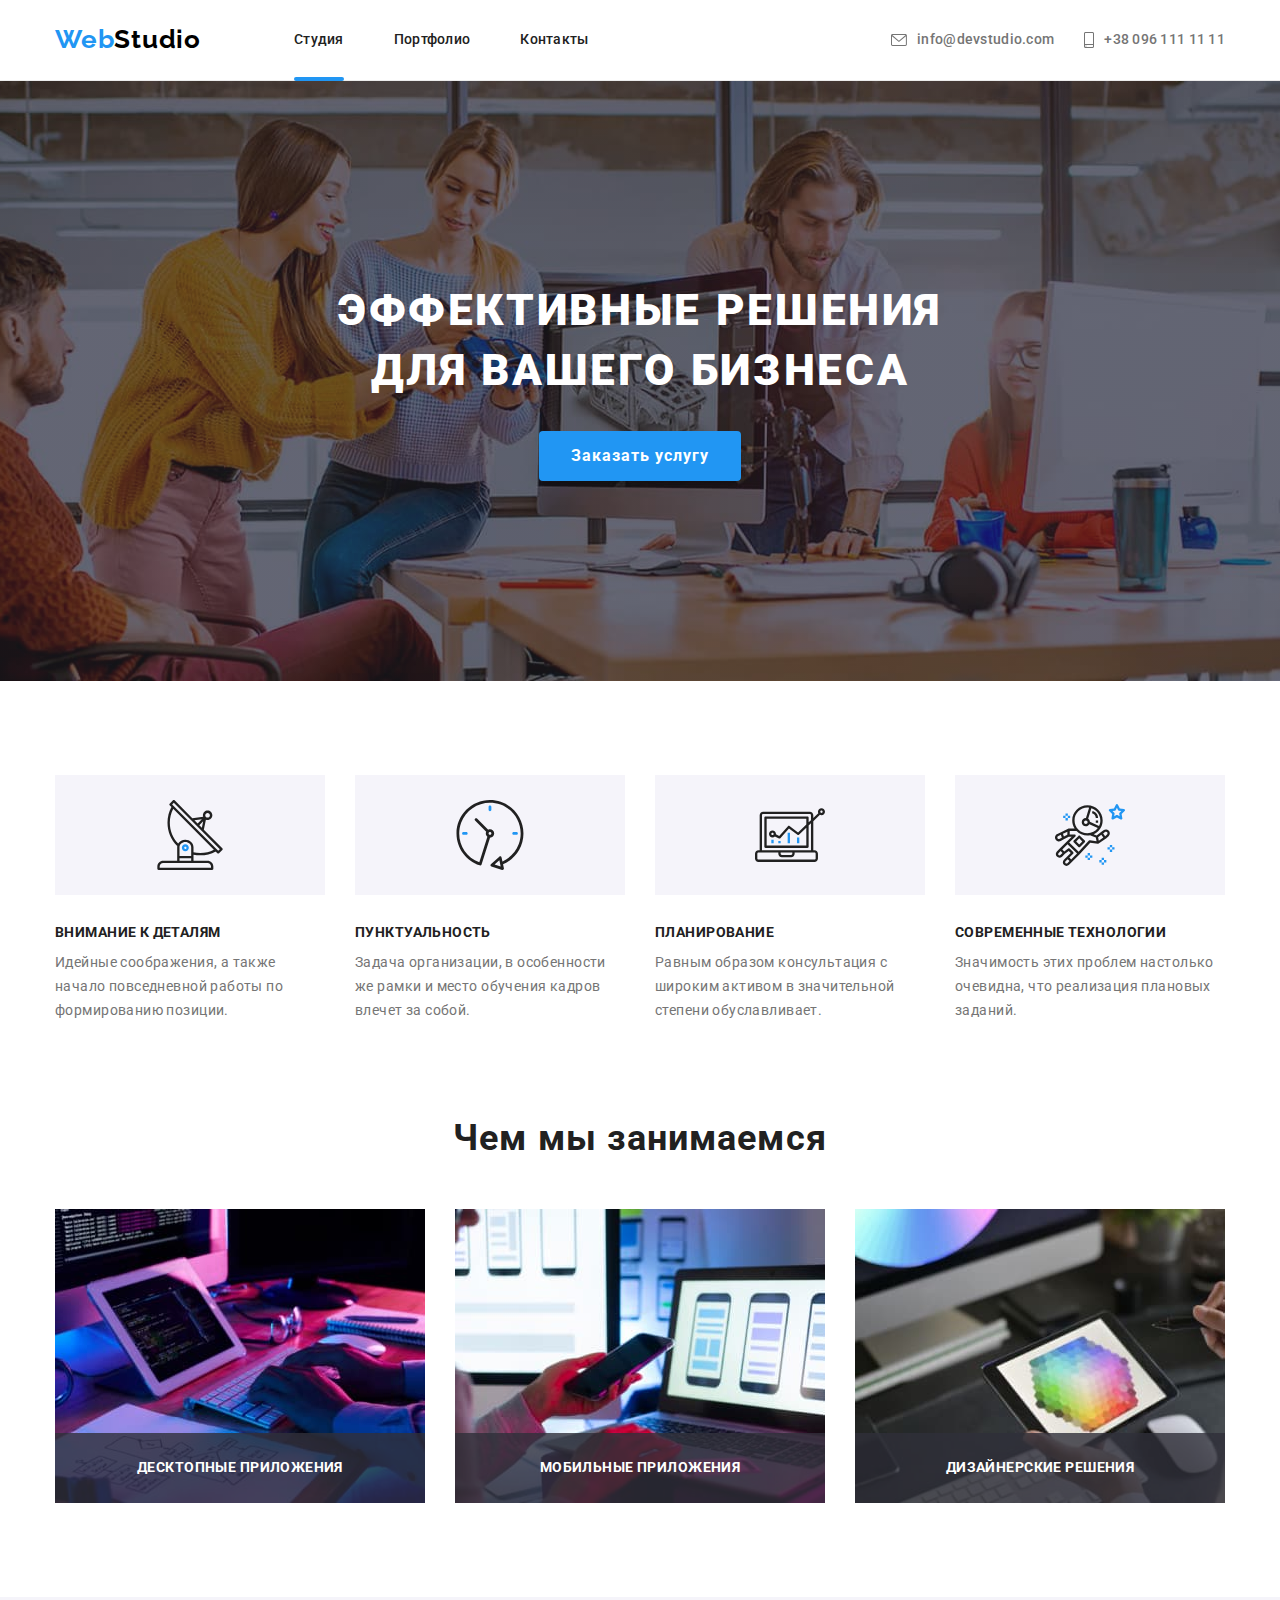
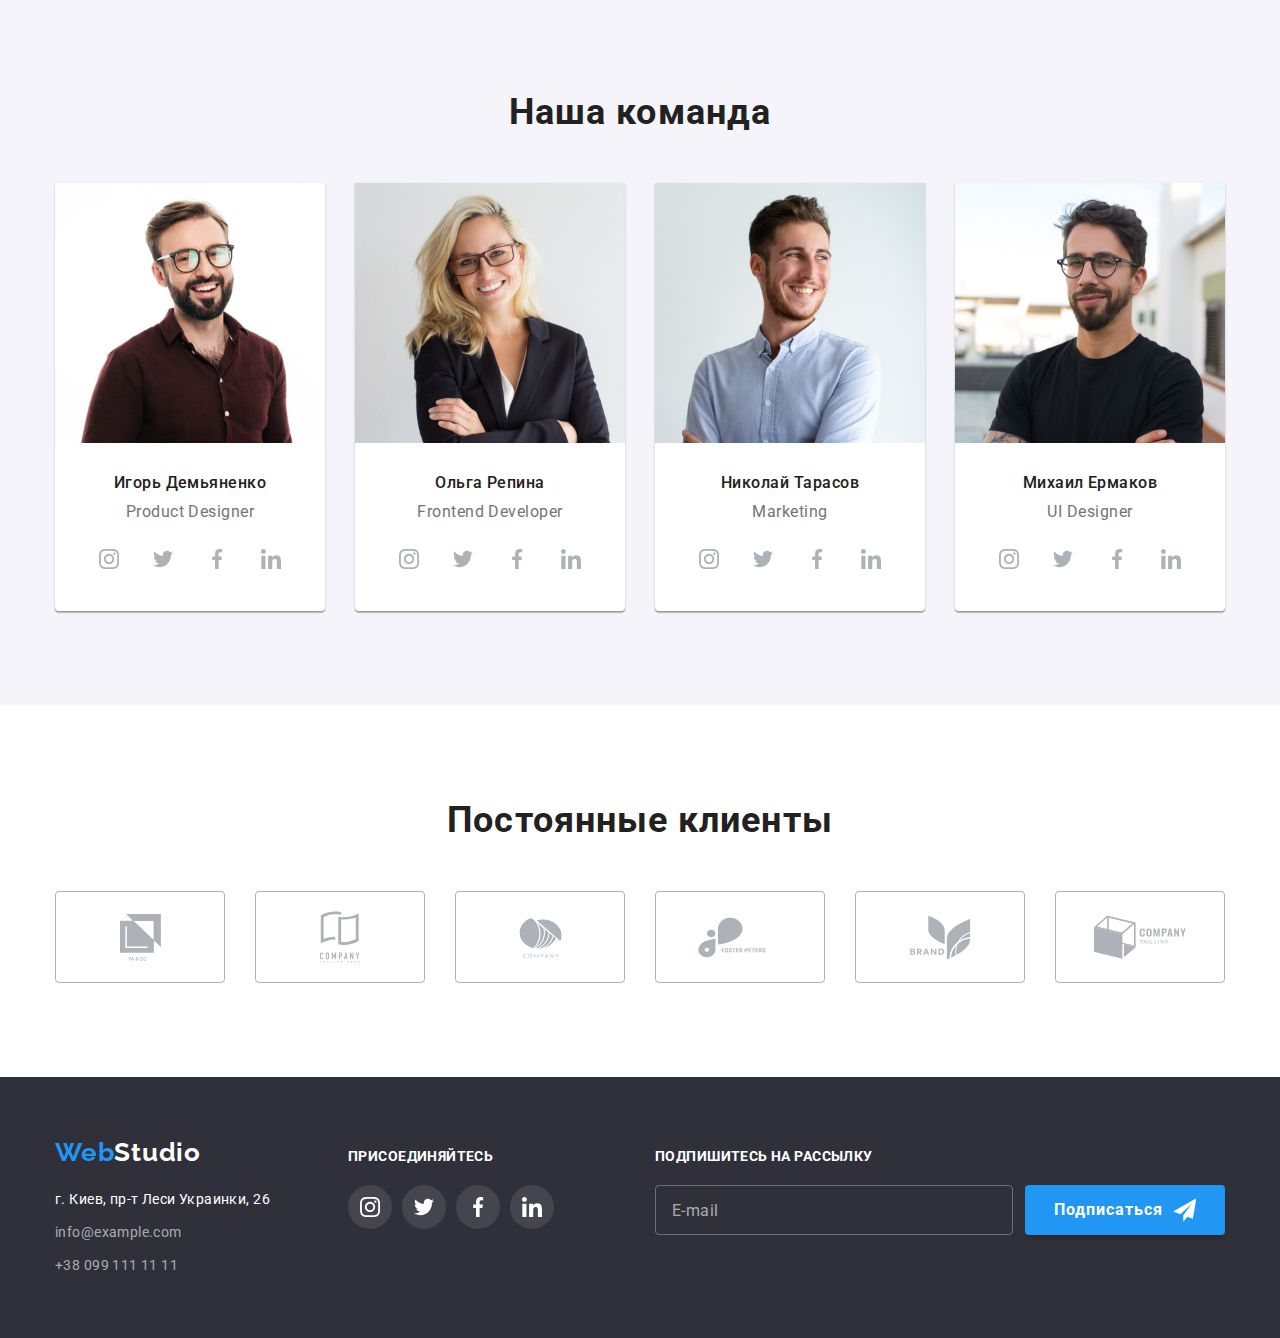
<file: index.html>
<!DOCTYPE html>
<html lang="ru">
  <head>
    <meta charset="UTF-8" />
    <meta http-equiv="X-UA-Compatible" content="IE=edge" />
    <meta name="viewport" content="width=device-width, initial-scale=1.0" />
    <title>Document</title>
    <link rel="preconnect" href="https://fonts.googleapis.com" />
    <link rel="preconnect" href="https://fonts.gstatic.com" crossorigin />
    <link
      href="https://fonts.googleapis.com/css2?family=Raleway:wght@700&family=Roboto:wght@400;500;700;900&display=swap"
      rel="stylesheet"
    />
    <link
      rel="stylesheet"
      href="https://cdnjs.cloudflare.com/ajax/libs/modern-normalize/1.1.0/modern-normalize.min.css"
    />
    <link rel="stylesheet" href="./css/styles.css" />
  </head>
  <body>
    <!--Шапка -->
    <header class="header">
      <div class="container head-comtainer">
        <nav class="navigation">
          <a href="./index.html" class="logo link"><span class="logo-accent">Web</span>Studio</a>
          <ul class="nav-menu list">
            <li class="nav-menu-item"><a href="" class="nav-menu-link link current">Студия</a></li>
            <li class="nav-menu-item">
              <a href="./portfolio.html" class="nav-menu-link link">Портфолио</a>
            </li>
            <li class="nav-menu-item"><a href="" class="nav-menu-link link">Контакты</a></li>
          </ul>
        </nav>
        <ul class="header-contacts list">
          <li class="header-contacts-item">
            <a class="header-contacts-item-link link" href="mailto:info@devstudio.com">
              <svg class="header-icon" width="16px" height="12px">
                <use href="./images/symbol-defs.svg#icon-envelope"></use>
              </svg>
              info@devstudio.com</a
            >
          </li>
          <li class="header-contacts-item">
            <a class="header-contacts-item-link link" href="tel:+380961111111">
              <svg class="header-icon" width="10px" height="16px">
                <use href="./images/symbol-defs.svg#icon-smartphone"></use>
              </svg>
              +38 096 111 11 11</a
            >
          </li>
        </ul>
      </div>
    </header>
    <main>
      <!--Герой -->

      <section class="hero">
        <div class="container">
          <h1 class="hero-title">Эффективные решения для вашего бизнеса</h1>
          <button type="button" class="hero-button" data-modal-open>Заказать услугу</button>
        </div>
      </section>

      <!--Наши цели -->
      <section class="features-section section">
        <div class="container">
          <h2 class="section-title hidden">Наши преимущества</h2>
          <ul class="features-list list">
            <li class="features-list-item">
              <div class="features-icon">
                <svg width="70" height="70">
                  <use href="./images/symbol-defs.svg#icon-antenna"></use>
                </svg>
              </div>
              <h3 class="features-title">Внимание к деталям</h3>
              <p class="features-description">
                Идейные соображения, а также начало повседневной работы по формированию позиции.
              </p>
            </li>
            <li class="features-list-item">
              <div class="features-icon">
                <svg width="70" height="70">
                  <use href="./images/symbol-defs.svg#icon-clock"></use>
                </svg>
              </div>
              <h3 class="features-title">Пунктуальность</h3>
              <p class="features-description">
                Задача организации, в особенности же рамки и место обучения кадров влечет за собой.
              </p>
            </li>
            <li class="features-list-item">
              <div class="features-icon">
                <svg width="70" height="70">
                  <use href="./images/symbol-defs.svg#icon-diagram"></use>
                </svg>
              </div>
              <h3 class="features-title">Планирование</h3>
              <p class="features-description">
                Равным образом консультация с широким активом в значительной степени обуславливает.
              </p>
            </li>
            <li class="features-list-item">
              <div class="features-icon">
                <svg width="70" height="70">
                  <use href="./images/symbol-defs.svg#icon-astronaut"></use>
                </svg>
              </div>
              <h3 class="features-title">Современные технологии</h3>
              <p class="features-description">
                Значимость этих проблем настолько очевидна, что реализация плановых заданий.
              </p>
            </li>
          </ul>
        </div>
      </section>

      <!--Чем мы занимаемся -->
      <section class="example-section section">
        <div class="container">
          <h2 class="section-title">Чем мы занимаемся</h2>
          <ul class="example-list list">
            <li class="example-list-item">
              <img
                src="./images/work-exp-1.jpg"
                alt="Фото примера работ 1"
                width="370"
                height="294"
              />
              <p class="example-description">Десктопные приложения</p>
            </li>
            <li class="example-list-item">
              <img
                src="./images/work-exp-2.jpg"
                alt="Фото примера работ 2"
                width="370"
                height="294"
              />
              <p class="example-description">Мобильные приложения</p>
            </li>
            <li class="example-list-item">
              <img
                src="./images/work-exp-3.jpg"
                alt="Фото примера работ 3"
                width="370"
                height="294"
              />
              <p class="example-description">Дизайнерские решения</p>
            </li>
          </ul>
        </div>
      </section>

      <!--Наша команда -->
      <section class="team-section section">
        <div class="container">
          <h2 class="section-title">Наша команда</h2>
          <ul class="team-list list">
            <li class="team-list-item">
              <img src="./images/demyanenko.jpg" alt="Фото Игоря Демьяненко" width="270" />
              <div class="stuff-info">
                <h3 class="team-names">Игорь Демьяненко</h3>
                <p class="team-profession">Product Designer</p>

                <ul class="social-links list">
                  <li class="social-links-item">
                    <a href="" class="social-links-link link">
                      <svg class="social-link-icon">
                        <use href="./images/symbol-defs.svg#icon-instagram"></use>
                      </svg>
                    </a>
                  </li>
                  <li class="social-links-item">
                    <a href="" class="social-links-link link">
                      <svg class="social-link-icon">
                        <use href="./images/symbol-defs.svg#icon-twitter"></use>
                      </svg>
                    </a>
                  </li>
                  <li class="social-links-item">
                    <a href="" class="social-links-link link">
                      <svg class="social-link-icon">
                        <use href="./images/symbol-defs.svg#icon-facebook-1"></use>
                      </svg>
                    </a>
                  </li>
                  <li class="social-links-item">
                    <a href="" class="social-links-link link"
                      ><svg class="social-link-icon">
                        <use href="./images/symbol-defs.svg#icon-linkedin"></use>
                      </svg>
                    </a>
                  </li>
                </ul>
              </div>
            </li>
            <li class="team-list-item">
              <img src="./images/repina.jpg" alt="Фото Ольги Репиной" width="270" />
              <div class="stuff-info">
                <h3 class="team-names">Ольга Репина</h3>
                <p class="team-profession">Frontend Developer</p>
                <ul class="social-links list">
                  <li class="social-links-item">
                    <a href="" class="social-links-link link">
                      <svg class="social-link-icon">
                        <use href="./images/symbol-defs.svg#icon-instagram"></use>
                      </svg>
                    </a>
                  </li>
                  <li class="social-links-item">
                    <a href="" class="social-links-link link">
                      <svg class="social-link-icon">
                        <use href="./images/symbol-defs.svg#icon-twitter"></use>
                      </svg>
                    </a>
                  </li>
                  <li class="social-links-item">
                    <a href="" class="social-links-link link">
                      <svg class="social-link-icon">
                        <use href="./images/symbol-defs.svg#icon-facebook-1"></use>
                      </svg>
                    </a>
                  </li>
                  <li class="social-links-item">
                    <a href="" class="social-links-link link"
                      ><svg class="social-link-icon">
                        <use href="./images/symbol-defs.svg#icon-linkedin"></use>
                      </svg>
                    </a>
                  </li>
                </ul>
              </div>
            </li>
            <li class="team-list-item">
              <img src="./images/tarasov.jpg" alt="Фото николая Тарасова" width="270" />
              <div class="stuff-info">
                <h3 class="team-names">Николай Тарасов</h3>
                <p class="team-profession">Marketing</p>
                <ul class="social-links list">
                  <li class="social-links-item">
                    <a href="" class="social-links-link link">
                      <svg class="social-link-icon">
                        <use href="./images/symbol-defs.svg#icon-instagram"></use>
                      </svg>
                    </a>
                  </li>
                  <li class="social-links-item">
                    <a href="" class="social-links-link link">
                      <svg class="social-link-icon">
                        <use href="./images/symbol-defs.svg#icon-twitter"></use>
                      </svg>
                    </a>
                  </li>
                  <li class="social-links-item">
                    <a href="" class="social-links-link link">
                      <svg class="social-link-icon">
                        <use href="./images/symbol-defs.svg#icon-facebook-1"></use>
                      </svg>
                    </a>
                  </li>
                  <li class="social-links-item">
                    <a href="" class="social-links-link link"
                      ><svg class="social-link-icon">
                        <use href="./images/symbol-defs.svg#icon-linkedin"></use>
                      </svg>
                    </a>
                  </li>
                </ul>
              </div>
            </li>
            <li class="team-list-item">
              <img src="./images/ermakov.jpg" alt="Фото михайила Ермакова" width="270" />
              <div class="stuff-info">
                <h3 class="team-names">Михаил Ермаков</h3>
                <p class="team-profession">UI Designer</p>
                <ul class="social-links list">
                  <li class="social-links-item">
                    <a href="" class="social-links-link link">
                      <svg class="social-link-icon">
                        <use href="./images/symbol-defs.svg#icon-instagram"></use>
                      </svg>
                    </a>
                  </li>
                  <li class="social-links-item">
                    <a href="" class="social-links-link link">
                      <svg class="social-link-icon">
                        <use href="./images/symbol-defs.svg#icon-twitter"></use>
                      </svg>
                    </a>
                  </li>
                  <li class="social-links-item">
                    <a href="" class="social-links-link link">
                      <svg class="social-link-icon">
                        <use href="./images/symbol-defs.svg#icon-facebook-1"></use>
                      </svg>
                    </a>
                  </li>
                  <li class="social-links-item">
                    <a href="" class="social-links-link link"
                      ><svg class="social-link-icon">
                        <use href="./images/symbol-defs.svg#icon-linkedin"></use>
                      </svg>
                    </a>
                  </li>
                </ul>
              </div>
            </li>
          </ul>
        </div>
      </section>

      <!-- постоянные клиенты -->
      <section class="clients section">
        <div class="container">
          <h2 class="section-title">Постоянные клиенты</h2>
          <ul class="clients-list list">
            <li>
              <a href="" class="clients-list-link link">
                <svg width="41" height="47">
                  <use href="./images/symbol-defs.svg#icon-group"></use>
                </svg>
              </a>
            </li>
            <li>
              <a href="" class="clients-list-link link">
                <svg width="40" height="52">
                  <use href="./images/symbol-defs.svg#icon-group-1"></use>
                </svg>
              </a>
            </li>
            <li>
              <a href="" class="clients-list-link link">
                <svg width="43" height="41">
                  <use href="./images/symbol-defs.svg#icon-group-2"></use>
                </svg>
              </a>
            </li>
            <li>
              <a href="" class="clients-list-link link">
                <svg width="84" height="41">
                  <use href="./images/symbol-defs.svg#icon-group-5"></use>
                </svg>
              </a>
            </li>
            <li>
              <a href="" class="clients-list-link link">
                <svg width="63" height="45">
                  <use href="./images/symbol-defs.svg#icon-group-3"></use>
                </svg>
              </a>
            </li>
            <li>
              <a href="" class="clients-list-link link">
                <svg width="94" height="44">
                  <use href="./images/symbol-defs.svg#icon-group-4"></use>
                </svg>
              </a>
            </li>
          </ul>
        </div>
      </section>
    </main>

    <!-- Футер -->
    <footer class="footer">
      <div class="footer-container container">
        <div class="footer-address-list">
          <a class="logo-footer link" href="./"><span class="logo-accent">Web</span>Studio</a>
          <address class="footer-address">
            <ul class="footer-address-list list">
              <li class="footer-address-list-item">
                <a
                  class="footer-address-destination link"
                  href=""
                  target="_blank"
                  rel="noopener noreferrer"
                  >г. Киев, пр-т Леси Украинки, 26</a
                >
              </li>
              <li class="footer-address-list-item">
                <a class="footer-contact-link link" href="mailto:info@example.com"
                  >info@example.com</a
                >
              </li>
              <li class="footer-address-list-item">
                <a class="footer-contact-link link" href="tel:+380991111111">+38 099 111 11 11</a>
              </li>
            </ul>
          </address>
        </div>
        <div class="footer-links-list">
          <h2 class="footer-social-title">присоединяйтесь</h2>
          <ul class="footer-social-list list">
            <li>
              <a href="" class="footer-social-link link">
                <svg class="footer-social-icon">
                  <use href="./images/symbol-defs.svg#icon-instagram"></use>
                </svg>
              </a>
            </li>
            <li>
              <a href="" class="footer-social-link link">
                <svg class="footer-social-icon">
                  <use href="./images/symbol-defs.svg#icon-twitter"></use>
                </svg>
              </a>
            </li>
            <li>
              <a href="" class="footer-social-link link">
                <svg class="footer-social-icon">
                  <use href="./images/symbol-defs.svg#icon-facebook-1"></use>
                </svg>
              </a>
            </li>
            <li>
              <a href="" class="footer-social-link link">
                <svg class="footer-social-icon">
                  <use href="./images/symbol-defs.svg#icon-linkedin"></use>
                </svg>
              </a>
            </li>
          </ul>
        </div>
        <div class="submit">
          <h2 class="footer-submit">Подпишитесь на рассылку</h2>
          <form class="send-form" name="subscribe">
            <input
              type="email"
              name="user-email"
              placeholder="E-mail"
              class="input-submit"
              submit
              required
              title="Заполните Ваш Email"
            />
            <button type="submit" class="button-submit">
              Подписаться
              <svg width="24" height="24" class="send-icon">
                <use href="svg/symbol-defs.svg#icon-send"></use>
              </svg>
            </button>
          </form>
        </div>
      </div>
    </footer>

    <!-- BACKDROP and MODAL -->
    <div class="backdrop is-hidden" data-modal>
      <div class="modal">
        <form class="modal-form">
          <button type="button" class="close-button" data-modal-close>
            <svg class="close-icon" width="18" height="18">
              <use href="./svg/symbol-defs.svg#icon-close-button"></use>
            </svg>
          </button>
          <p class="modal-title">Оставьте свои данные, мы вам перезвоним</p>
          <label class="modal-form-field">
            Имя
            <span class="modal-input-wrapper"
              ><input
                type="text"
                class="modal-input"
                title="Введите имя латиницей или кириллицей"
                placeholder=""
                required
                minlength="2"
                pattern="[a-zA-Zа-яёА-ЯЁ]+"
                name="user-name"
              />
              <svg width="18" height="18" class="modal-icon">
                <use href="svg/symbol-defs.svg#icon-person"></use>
              </svg>
            </span>
          </label>

          <label class="modal-form-field">
            Телефон
            <span class="modal-input-wrapper"
              ><input
                type="tel"
                class="modal-input"
                title="Введите Ваш телефон в формате 063-111-11-11"
                placeholder=""
                required
                name="user-phone"
                pattern="[0-9]{3}-[0-9]{3}-[0-9]{2}-[0-9]{2}"
              />
              <svg width="18" height="18" class="modal-icon">
                <use href="svg/symbol-defs.svg#icon-phone"></use>
              </svg>
            </span>
          </label>

          <label class="modal-form-field">
            Почта
            <span class="modal-input-wrapper"
              ><input
                type="email"
                class="modal-input"
                title="Введите адрес электронной почты"
                required
                name="user-email"
              />
              <svg width="18" height="18" class="modal-icon">
                <use href="svg/symbol-defs.svg#icon-email"></use>
              </svg>
            </span>
          </label>
          <label class="modal-form-field">
            Комментарий<textarea class="message-field" placeholder="Введите тест"></textarea>
          </label>

          <label class="modal-license">
            <input type="checkbox" class="checkbox" name="license-check" value="license-agree" />
            <span class="icon-check-license"></span>
            Соглашаюсь с рассылкой и принимаю
            <a href="#" class="link license-link"> Условия договора</a>
          </label>

          <button type="submit" class="modal-bttn">Отправить</button>
        </form>
      </div>
    </div>
    <script src="./js/modal.js"></script>
  </body>
</html>
</file>
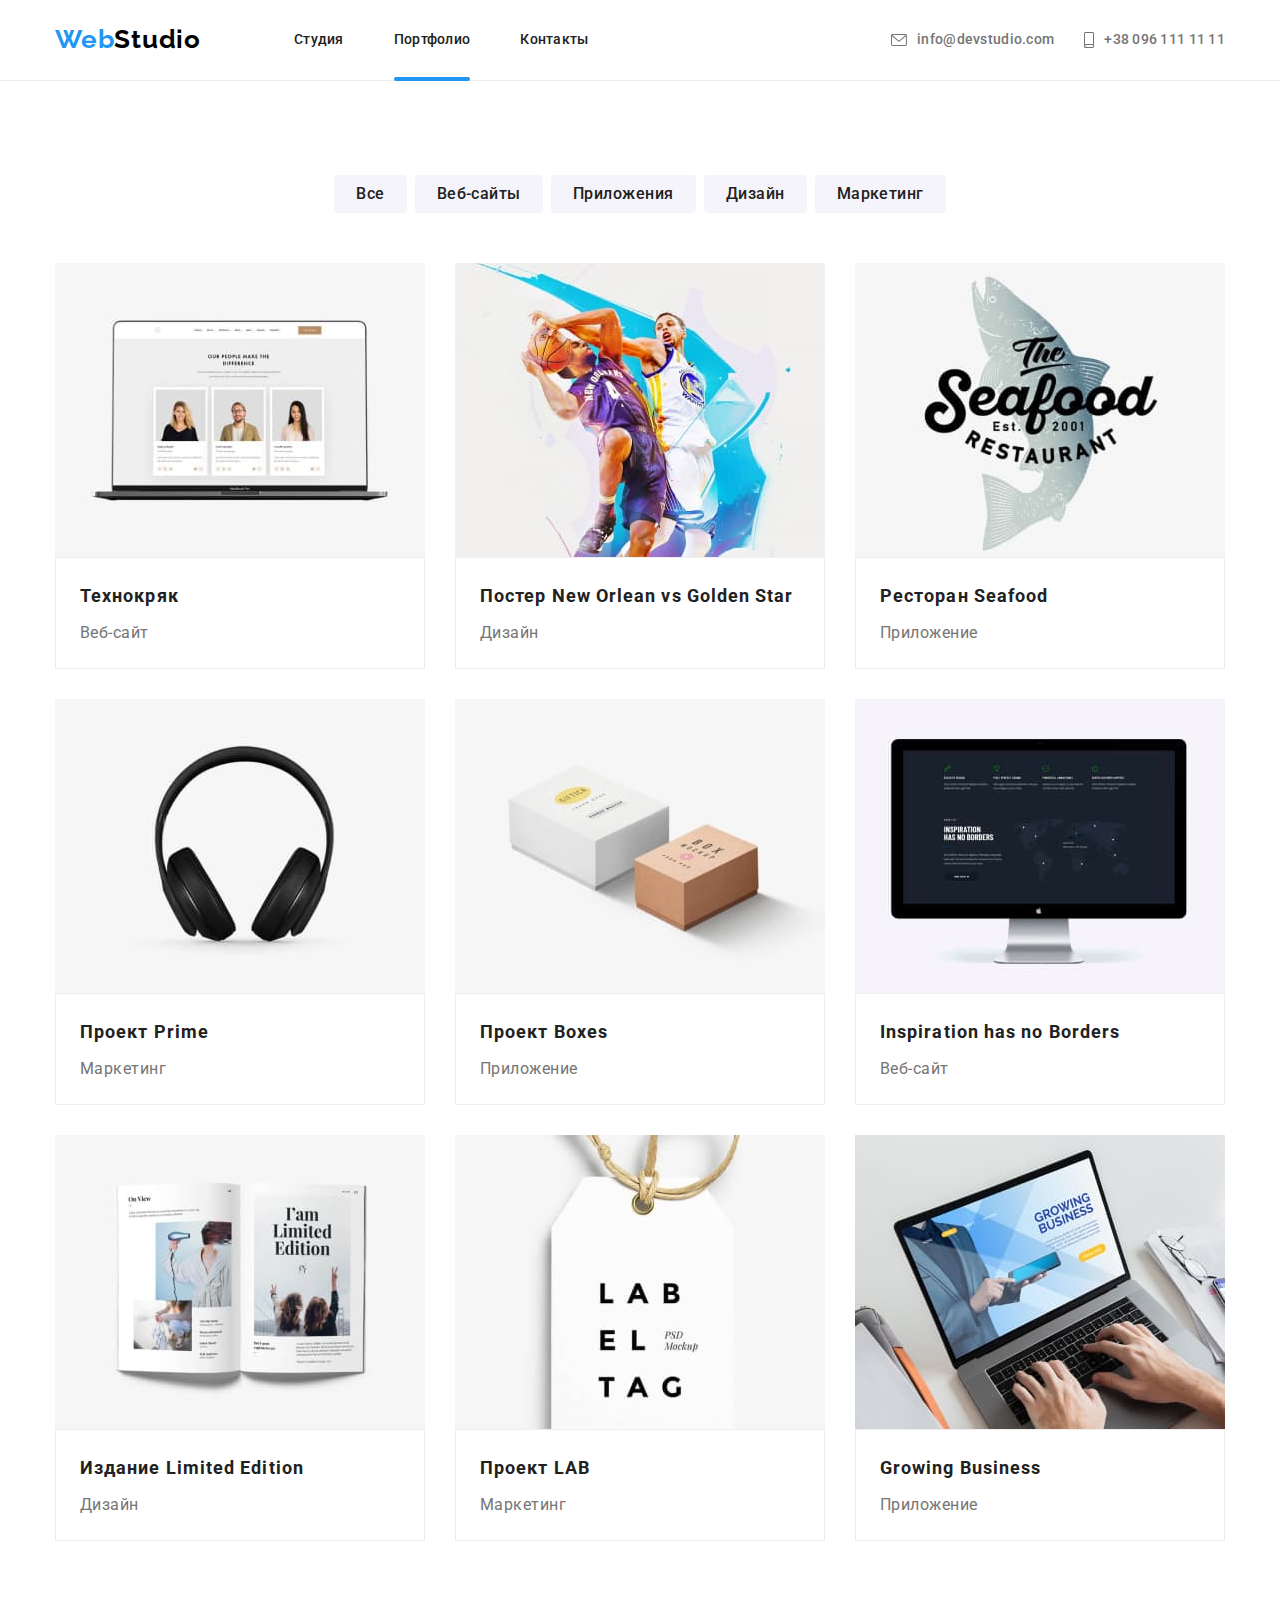
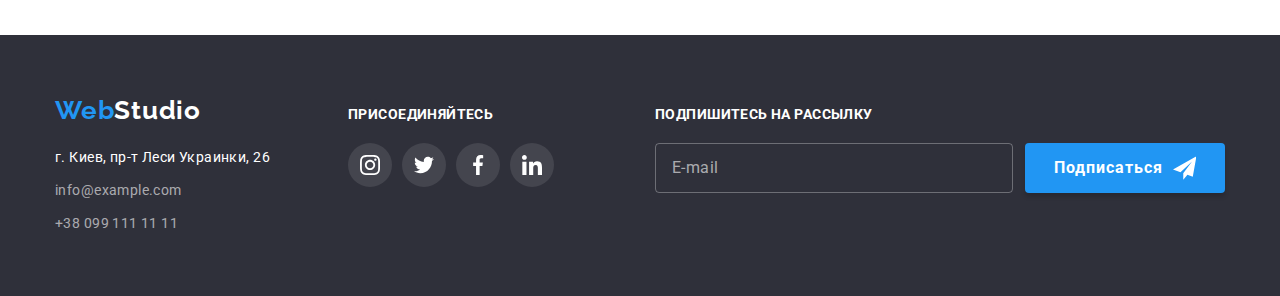
<file: portfolio.html>
<!DOCTYPE html>
<html lang="ru">
  <head>
    <meta charset="UTF-8" />
    <meta http-equiv="X-UA-Compatible" content="IE=edge" />
    <meta name="viewport" content="width=device-width, initial-scale=1.0" />
    <title>Document</title>
    <link rel="preconnect" href="https://fonts.googleapis.com" />
    <link rel="preconnect" href="https://fonts.gstatic.com" crossorigin />
    <link
      href="https://fonts.googleapis.com/css2?family=Raleway:wght@700&family=Roboto:wght@400;500;700;900&display=swap"
      rel="stylesheet"
    />
    <link
      rel="stylesheet"
      href="https://cdnjs.cloudflare.com/ajax/libs/modern-normalize/1.1.0/modern-normalize.min.css"
    />
    <link rel="stylesheet" href="./css/styles.css" />
  </head>
  <body>
    <!--Шапка -->
    <header class="header">
      <div class="container head-comtainer">
        <nav class="navigation">
          <a href="./index.html" class="logo link"><span class="logo-accent">Web</span>Studio</a>
          <ul class="nav-menu list">
            <li class="nav-menu-item">
              <a href="./index.html" class="nav-menu-link link">Студия</a>
            </li>
            <li class="nav-menu-item">
              <a href="./portfolio.html" class="nav-menu-link link current">Портфолио</a>
            </li>
            <li class="nav-menu-item"><a href="" class="nav-menu-link link">Контакты</a></li>
          </ul>
        </nav>
        <ul class="header-contacts list">
          <li class="header-contacts-item">
            <a class="header-contacts-item-link link" href="mailto:info@devstudio.com">
              <svg class="header-icon" width="16px" height="12px">
                <use href="./images/symbol-defs.svg#icon-envelope"></use>
              </svg>
              info@devstudio.com</a
            >
          </li>
          <li class="header-contacts-item">
            <a class="header-contacts-item-link link" href="tel:+380961111111">
              <svg class="header-icon" width="10px" height="16px">
                <use href="./images/symbol-defs.svg#icon-smartphone"></use>
              </svg>
              +38 096 111 11 11</a
            >
          </li>
        </ul>
      </div>
    </header>
    <main>
      <!-- Портфолио -->
      <section class="portfolio section">
        <div class="container">
          <h1 class="portfolio-title hidden">Портфолио</h1>
          <ul class="portfolio-choose-filter list">
            <li class="portfolio-list-choose">
              <button class="portfolio-button-choose" type="button">Все</button>
            </li>
            <li class="portfolio-list-choose">
              <button class="portfolio-button-choose" type="button">Веб-сайты</button>
            </li>
            <li class="portfolio-list-choose">
              <button class="portfolio-button-choose" type="button">Приложения</button>
            </li>
            <li class="portfolio-list-choose">
              <button class="portfolio-button-choose" type="button">Дизайн</button>
            </li>
            <li class="portfolio-list-choose">
              <button class="portfolio-button-choose" type="button">Маркетинг</button>
            </li>
          </ul>

          <ul class="portfolio-categories list">
            <li class="portfolio-categories-list">
              <a class="portfolio-examples-link link" href="">
                <div class="portfolio-examples-wrap">
                  <img
                    src="./images/technokryak.jpg"
                    alt="вэб сайт технокряк"
                    width="370"
                    height="294"
                  />
                  <p class="portfolio-examples-overlay">
                    Технокряк это современная площадка распространения коронавируса. Компании
                    используют эту платформу для цифрового шпионажа и атак на защищённые сервера
                    конкурентов.
                  </p>
                </div>
                <div class="work-description">
                  <h2 class="portfolio-examples-title">Технокряк</h2>
                  <p class="portfolio-examples-about">Веб-сайт</p>
                </div>
              </a>
            </li>
            <li class="portfolio-categories-list">
              <a class="portfolio-examples-link link" href="">
                <div class="portfolio-examples-wrap">
                  <img
                    src="./images/poster.jpg"
                    alt="Постер Новый орлеан"
                    width="370"
                    height="294"
                  />
                  <p class="portfolio-examples-overlay">
                    Технокряк это современная площадка распространения коронавируса. Компании
                    используют эту платформу для цифрового шпионажа и атак на защищённые сервера
                    конкурентов.
                  </p>
                </div>
                <div class="work-description">
                  <h2 class="portfolio-examples-title">Постер New Orlean vs Golden Star</h2>
                  <p class="portfolio-examples-about">Дизайн</p>
                </div>
              </a>
            </li>
            <li class="portfolio-categories-list">
              <a class="portfolio-examples-link link" href="">
                <div class="portfolio-examples-wrap">
                  <img
                    src="./images/seafood-restaurant.jpg"
                    alt="ресторан сифуд"
                    width="370"
                    height="294"
                  />
                  <p class="portfolio-examples-overlay">
                    Технокряк это современная площадка распространения коронавируса. Компании
                    используют эту платформу для цифрового шпионажа и атак на защищённые сервера
                    конкурентов.
                  </p>
                </div>
                <div class="work-description">
                  <h2 class="portfolio-examples-title">Ресторан Seafood</h2>
                  <p class="portfolio-examples-about">Приложение</p>
                </div>
              </a>
            </li>
            <li class="portfolio-categories-list">
              <a class="portfolio-examples-link link" href="">
                <div class="portfolio-examples-wrap">
                  <img
                    src="./images/project-prime.jpg"
                    alt="Проект Прайм"
                    width="370"
                    height="294"
                  />
                  <p class="portfolio-examples-overlay">
                    Технокряк это современная площадка распространения коронавируса. Компании
                    используют эту платформу для цифрового шпионажа и атак на защищённые сервера
                    конкурентов.
                  </p>
                </div>
                <div class="work-description">
                  <h2 class="portfolio-examples-title">Проект Prime</h2>
                  <p class="portfolio-examples-about">Маркетинг</p>
                </div>
              </a>
            </li>
            <li class="portfolio-categories-list">
              <a class="portfolio-examples-link link" href="">
                <div class="portfolio-examples-wrap">
                  <img
                    src="./images/project-boxes.jpg"
                    alt="проект боксес"
                    width="370"
                    height="294"
                  />
                  <p class="portfolio-examples-overlay">
                    Технокряк это современная площадка распространения коронавируса. Компании
                    используют эту платформу для цифрового шпионажа и атак на защищённые сервера
                    конкурентов.
                  </p>
                </div>
                <div class="work-description">
                  <h2 class="portfolio-examples-title">Проект Boxes</h2>
                  <p class="portfolio-examples-about">Приложение</p>
                </div>
              </a>
            </li>
            <li class="portfolio-categories-list">
              <a class="portfolio-examples-link link" href="">
                <div class="portfolio-examples-wrap">
                  <img
                    src="./images/inspirations.jpg"
                    alt="сайт вдохновление не имеет границ"
                    width="370"
                    height="294"
                  />
                  <p class="portfolio-examples-overlay">
                    Технокряк это современная площадка распространения коронавируса. Компании
                    используют эту платформу для цифрового шпионажа и атак на защищённые сервера
                    конкурентов.
                  </p>
                </div>
                <div class="work-description">
                  <h2 class="portfolio-examples-title">Inspiration has no Borders</h2>
                  <p class="portfolio-examples-about">Веб-сайт</p>
                </div>
              </a>
            </li>
            <li class="portfolio-categories-list">
              <a class="portfolio-examples-link link" href="">
                <div class="portfolio-examples-wrap">
                  <img
                    src="./images/limited-edition.jpg"
                    alt="издание Лимитед эдишн"
                    width="370"
                    height="294"
                  />
                  <p class="portfolio-examples-overlay">
                    Технокряк это современная площадка распространения коронавируса. Компании
                    используют эту платформу для цифрового шпионажа и атак на защищённые сервера
                    конкурентов.
                  </p>
                </div>
                <div class="work-description">
                  <h2 class="portfolio-examples-title">Издание Limited Edition</h2>
                  <p class="portfolio-examples-about">Дизайн</p>
                </div>
              </a>
            </li>
            <li class="portfolio-categories-list">
              <a class="portfolio-examples-link link" href="">
                <div class="portfolio-examples-wrap">
                  <img src="./images/projec-lab.jpg" alt="Проект лаб" width="370" height="294" />
                  <p class="portfolio-examples-overlay">
                    Технокряк это современная площадка распространения коронавируса. Компании
                    используют эту платформу для цифрового шпионажа и атак на защищённые сервера
                    конкурентов.
                  </p>
                </div>
                <div class="work-description">
                  <h2 class="portfolio-examples-title">Проект LAB</h2>
                  <p class="portfolio-examples-about">Маркетинг</p>
                </div>
              </a>
            </li>
            <li class="portfolio-categories-list">
              <a class="portfolio-examples-link link" href="">
                <div class="portfolio-examples-wrap">
                  <img
                    src="./images/growing-business.jpg"
                    alt="Приложение роста бизнеса"
                    width="370"
                    height="294"
                  />
                  <p class="portfolio-examples-overlay">
                    Технокряк это современная площадка распространения коронавируса. Компании
                    используют эту платформу для цифрового шпионажа и атак на защищённые сервера
                    конкурентов.
                  </p>
                </div>
                <div class="work-description">
                  <h2 class="portfolio-examples-title">Growing Business</h2>
                  <p class="portfolio-examples-about">Приложение</p>
                </div>
              </a>
            </li>
          </ul>
        </div>
      </section>
    </main>
    <!-- Футер -->
    <footer class="footer">
      <div class="footer-container container">
        <div class="footer-address-list">
          <a class="logo-footer link" href="./"><span class="logo-accent">Web</span>Studio</a>
          <address class="footer-address">
            <ul class="footer-address-list list">
              <li class="footer-address-list-item">
                <a
                  class="footer-address-destination link"
                  href=""
                  target="_blank"
                  rel="noopener noreferrer"
                  >г. Киев, пр-т Леси Украинки, 26</a
                >
              </li>
              <li class="footer-address-list-item">
                <a class="footer-contact-link link" href="mailto:info@example.com"
                  >info@example.com</a
                >
              </li>
              <li class="footer-address-list-item">
                <a class="footer-contact-link link" href="tel:+380991111111">+38 099 111 11 11</a>
              </li>
            </ul>
          </address>
        </div>
        <div class="footer-links-list">
          <h2 class="footer-social-title">присоединяйтесь</h2>
          <ul class="footer-social-list list">
            <li>
              <a href="" class="footer-social-link link">
                <svg class="footer-social-icon">
                  <use href="./images/symbol-defs.svg#icon-instagram"></use>
                </svg>
              </a>
            </li>
            <li>
              <a href="" class="footer-social-link link">
                <svg class="footer-social-icon">
                  <use href="./images/symbol-defs.svg#icon-twitter"></use>
                </svg>
              </a>
            </li>
            <li>
              <a href="" class="footer-social-link link">
                <svg class="footer-social-icon">
                  <use href="./images/symbol-defs.svg#icon-facebook-1"></use>
                </svg>
              </a>
            </li>
            <li>
              <a href="" class="footer-social-link link">
                <svg class="footer-social-icon">
                  <use href="./images/symbol-defs.svg#icon-linkedin"></use>
                </svg>
              </a>
            </li>
          </ul>
        </div>
        <div class="submit">
          <h2 class="footer-submit">Подпишитесь на рассылку</h2>
          <form class="send-form">
            <input type="email" name="mail" id="mail" placeholder="E-mail" class="input-submit" />
            <button type="submit" class="button-submit">
              Подписаться
              <svg width="24" height="24" class="send-icon">
                <use href="svg/symbol-defs.svg#icon-send"></use>
              </svg>
            </button>
          </form>
        </div>
      </div>
    </footer>
  </body>
</html>
</file>
<file: css/styles.css>
/* background
head #FFFFFF
hero #2F303A
наши цели #FFFFFF
Чем мы занимаемся #FFFFFF
Наша команда #F5F4FA
footer #2F303A
*/

/* head
logo #2196F3 + #000000 Raleway bold 26
ссылки навигации #212121 Roboto 14 medium
ссылки навигации hover #2196F3 Roboto 14 medium

mail+ phone
#757575 Roboto 14 medium
mail+ phone hover #2196F3 Roboto 14 medium
*/

/*  hero

main text #FFFFFF Roboto 44 black
button text #FFFFFF Roboto 16 Bold
button background #2196F3

*/

/* Features  Наши цели

заголовок features (скроется) #212121 Roboto Bold 36  
Заголовки #212121 Roboto Bold 14
Paragraph #757575 Roboto regular 14

*/

/* 
Чем мы занимаемся
Заголовок #212121 Roboto Bold 36
*/

/* Наша команда

Заголовок #212121 Roboto Bold 36
name #212121 Roboto medium 16
profession #757575 Roboto regular 16

*/

/* Footer
logo #2196F3 + #FFFFFF Raleway bold 26
address #FFFFFF Roboto regular 14
contacts rgba(255, 255, 255, 0.6) Roboto regular 14
*/
/* описание переменных */
:root {
  --primary-text-color: #212121;
  --primary-white-color: #ffffff;
  --dark-bg-color: #2f303a;
  --gray-bg-color: #f5f4fa;
  --secondary-text-color: #757575;
  --accent-color: #2196f3;
  --cubic: cubic-bezier(0.4, 0, 0.2, 1);
  /* --main-font: 'Roboto', sans-serif; */
}
.vis {
  outline: 2px solid tomato;
}
body {
  background-color: var(--primary-white-color);
  color: var(--primary-text-color);
  font-family: roboto, sans-serif;
  font-style: normal;
  font-weight: 400;
}
h1,
h2,
h3,
h4,
h5,
h6,
p {
  margin-top: 0px;
  margin-bottom: 0px;
}

img {
  display: block;
}

ul {
  margin-top: 0px;
  margin-bottom: 0px;
  padding-left: 0px;
}

.container {
  width: 1200px;
  padding-left: 15px;
  padding-right: 15px;
  margin: 0 auto;
}

.section {
  padding-top: 94px;
  padding-bottom: 94px;
}

.hidden {
  position: absolute;
  width: 1px;
  height: 1px;
  margin: -1px;
  padding: 0;
  overflow: hidden;
  border: 0;
  clip: rect(0 0 0 0);
}
.list {
  list-style: none;
}

.link {
  text-decoration: none;
}

.logo-accent {
  color: var(--accent-color);
}
.section-title {
  margin-bottom: 50px;

  font-weight: 700;
  font-size: 36px;
  line-height: 1.17;
  text-align: center;
  letter-spacing: 0.03em;
}

/* header */

.logo {
  padding-top: 24px;
  padding-bottom: 25px;
  font-family: Raleway, sans-serif;
  font-weight: 700;
  font-size: 26px;
  line-height: 1.2;
  letter-spacing: 0.03em;
  color: #000000;
  margin-right: 93px;
}
.header {
  /* padding-top: 24px;
  padding-bottom: 25px; */
  border-bottom: 1px solid #ececec;
}
.head-comtainer {
  display: flex;
  align-items: center;
}
.navigation {
  display: flex;
  align-items: center;
}
.nav-menu {
  display: flex;
  /* font-size: 14px; */
}
.nav-menu-item {
  /* position: relative;
  display: block;

  height: 100%; */
}

.nav-menu-item:not(:last-child) {
  margin-right: 50px;
}

.header-contacts {
  display: flex;
  margin-left: auto;
  align-items: center;
}
.header-contacts-item:not(:last-child) {
  margin-right: 30px;
}
.nav-menu-link {
  position: relative;
  display: block;
  padding-top: 32px;
  padding-bottom: 32px;

  font-weight: 500;
  font-size: 14px;
  line-height: 1.14;
  letter-spacing: 0.02em;

  color: var(--primary-text-color);
  transition: color 250ms var(--cubic);
}
.nav-menu-link::after {
  position: absolute;
  content: '';
  bottom: -1px;

  display: block;
  background-color: var(--accent-color);
  border-radius: 2px;
  width: 100%;
  height: 4px;
  opacity: 0;
}

.nav-menu-link.current::after {
  opacity: 1;
}

.nav-menu-link:hover,
.nav-menu-link:focus {
  color: var(--accent-color);
}
.current {
  /* color: var(--accent-color); */
}

.header-contacts-item-link {
  margin-top: 32px;
  margin-bottom: 32px;
  display: flex;
  align-items: center;
  font-weight: 500;
  font-size: 14px;
  line-height: 1.14;
  letter-spacing: 0.02em;

  color: var(--secondary-text-color);
  transition: color 250ms var(--cubic);
}
.header-icon {
  margin-right: 10px;
  fill: currentColor;
}
.header-contacts-item-link:hover,
.header-contacts-item-link:focus {
  color: var(--accent-color);
}
/* end of header */

/* Hero */
/* .hero-overlay {
  max-width: 1600 px;
  max-height: 600px;
  outline: 1px solid tomato;
  margin-left: auto;
  margin-right: auto;
  background-image: url(../images/hero-background.jpg);
  background-image: linear-gradient(to right, rgba (255, 0, 0, 0.5));
  background-image: linear-gradient (to rignt, rgb(255, 0, 0), rgb(0, 0, 255));
  background-size: cover;
  background-repeat: no-repeat;
  background-position: center;
} */

.hero {
  background-image: linear-gradient(rgba(47, 48, 58, 0.4), rgba(47, 48, 58, 0.4)),
    url(../images/hero-background.jpg);
  background-size: cover;
  background-repeat: no-repeat;
  background-position: center;
  max-width: 1600px;

  background-color: var(--dark-bg-color);
  /* align-items: center; */
  text-align: center;
  padding-top: 200px;
  padding-bottom: 200px;
  margin: 0 auto;
}

.hero-title {
  display: block;
  max-width: 696px;
  margin-right: auto;
  margin-left: auto;
  margin-bottom: 30px;

  font-weight: 900;
  font-size: 44px;
  line-height: 1.36;
  text-align: center;
  letter-spacing: 0.06em;
  text-transform: uppercase;

  color: var(--primary-white-color);
}

.hero-button {
  padding: 10px 32px;
  border-radius: 4px;
  border: 0;

  font-family: roboto, sans-serif;
  font-weight: 700;
  font-size: 16px;
  line-height: 1.88;
  letter-spacing: 0.06em;

  color: var(--primary-white-color);
  background-color: var(--accent-color);
  box-shadow: 0px 4px 4px rgba(0, 0, 0, 0.15);
  cursor: pointer;
  transition: background-color 250ms var(--cubic);
}

.hero-button:hover,
.hero-button:focus {
  background-color: #188ce8;
}
/* End of hero */

/* our features */
.features-section {
  background-color: var(--primary-white-color);
  padding-bottom: 47px;
}
.features-icon {
  display: flex;
  justify-content: center;
  align-items: center;
  width: 270px;
  height: 120px;
  margin-bottom: 30px;
  background-color: var(--gray-bg-color);
}
.features-list {
  display: flex;
  flex-wrap: wrap;
  margin-top: -30px;
  margin-left: -30px;
  border: none;
}

.features-list-item {
  margin-top: 30px;
  margin-left: 30px;
  /* width: 270px; */
  flex-basis: calc((100% - 120px) / 4);
  /*120=30+30+30 (отступы справа) + (15+15) паддинги секии слева и справа */
}

.features-title {
  margin-bottom: 10px;

  font-weight: 700;
  font-size: 14px;
  line-height: 1.14;
  letter-spacing: 0.03em;
  text-transform: uppercase;
}

.features-description {
  /* max-width: 270px; */

  font-weight: 400;
  font-size: 14px;
  line-height: 1.71;
  letter-spacing: 0.03em;

  color: var(--secondary-text-color);
}
/* end of out features */

/* example section */
.example-section {
  padding-top: 47px;
}
.example-list {
  display: flex;
  flex-wrap: wrap;
  margin-left: -30px;
  margin-top: -30px;
}

.example-list-item {
  position: relative;
  margin-left: 30px;
  margin-top: 30px;
  flex-basis: calc((100% - 90px) / 3);
}

.example-description {
  position: absolute;
  bottom: 0;
  left: 0;
  padding-top: 27px;
  padding-bottom: 27px;
  width: 100%;
  height: 70px;
  text-align: center;
  font-weight: 700;
  font-size: 14px;
  line-height: 1.14;
  letter-spacing: 0.03em;
  text-transform: uppercase;
  color: var(--primary-white-color);
  background-color: rgba(47, 48, 58, 0.8);
}
/* end of example section */

/* our team */

.team-list {
  display: flex;
  flex-wrap: wrap;
  margin-top: -30px;
  margin-left: -30px;
}
.social-links {
  margin-top: 16px;
  display: flex;
  justify-content: space-between;
}
.social-links-link {
  display: flex;
  justify-content: center;
  align-items: center;
  width: 44px;
  height: 44px;
  border-radius: 50%;
  /* background-color: transparent; */
  fill: #afb1b8;
  transition: fill 250ms var(--cubic), background-color 250ms var(--cubic);
}

.social-links-link:hover,
.social-links-link:focus {
  fill: #ffffff;
  background-color: var(--accent-color);
}

.social-link-icon {
  width: 20px;
  height: 20px;
}
.team-list-item {
  margin-top: 30px;
  margin-left: 30px;
  /* width: 270px; */
  background-color: var(--primary-white-color);
  flex-basis: calc((100% - 120px) / 4);
  box-shadow: 0px 1px 3px rgba(0, 0, 0, 0.12), 0px 1px 1px rgba(0, 0, 0, 0.14),
    0px 2px 1px rgba(0, 0, 0, 0.2);
  border-radius: 0px 0px 4px 4px;
}
.stuff-info {
  padding-top: 30px;
  padding-bottom: 30px;
  padding-left: 32px;
  padding-right: 32px;
}

.team-section {
  background-color: var(--gray-bg-color);
  padding-bottom: 94px;
}
.team-names {
  font-weight: 500;
  font-size: 16px;
  line-height: 1.19;
  text-align: center;
  letter-spacing: 0.03em;
}

.team-profession {
  margin-top: 10px;

  font-weight: 400;
  font-size: 16px;
  line-height: 1.19;
  text-align: center;
  letter-spacing: 0.03em;
  color: var(--secondary-text-color);
}
/* end of our team */

/* Clients */
.clients-list {
  display: flex;
  justify-content: space-between;
}

.clients-list-link {
  display: flex;
  justify-content: center;
  align-items: center;
  width: 170px;
  height: 92px;
  border: 1px solid #afb1b8;
  border-radius: 4px;
  fill: #afb1b8;
  transition: fill 250ms var(--cubic), border 250ms var(--cubic);
}

.clients-list-link:hover,
.clients-list-link:focus {
  fill: var(--accent-color);
  border: 1px solid var(--accent-color);
}
/* end of clients */

/* footer */
.footer-links-list {
  margin-left: 70px;
  width: 206px;
  height: 80px;
}
.footer-container {
  display: flex;
  align-items: baseline;
  justify-content: space-between;
}
.footer {
  background-color: var(--dark-bg-color);
  padding-top: 60px;
  padding-bottom: 60px;
}
.submit {
  margin-left: 93px;
  /* width: 100%; */
}
.footer-social-title,
.footer-submit {
  font-family: Roboto;
  font-style: normal;
  font-weight: 700;
  font-size: 14px;
  line-height: 1.14;
  letter-spacing: 0.03em;
  text-transform: uppercase;
  color: var(--primary-white-color);
}
.send-form {
  display: flex;
}
.send-icon {
  margin-left: 10px;
  fill: var(--primary-white-color);
}
.button-submit {
  display: flex;
  align-items: center;

  padding: 10px 29px;
  border: 0;
  width: 200px;
  box-shadow: 0px 4px 4px rgba(0, 0, 0, 0.15);
  border-radius: 4px;
  background-color: var(--accent-color);
  font-weight: 700;
  font-size: 16px;
  line-height: 1.87;
  text-align: center;
  letter-spacing: 0.06em;
  color: var(--primary-white-color);
  cursor: pointer;
}

.button-submit:hover,
.button-submit:focus {
  background-color: #188ce8;
}
.input-submit {
  margin-right: 12px;
  width: 358px;
  height: 50px;
  border: 1px solid rgba(255, 255, 255, 0.3);
  border-radius: 4px;
  background-color: transparent;
  padding: 15px 16px;
  color: var(--primary-white-color);
  transition: border-color 250ms var(--cubic);
}
.input-submit:focus {
  outline: none;
  border-color: var(--accent-color);
}
.input-submit::placeholder {
  font-weight: 400;
  font-size: 16px;
  line-height: 1.25;
  letter-spacing: 0.03em;
  color: rgba(255, 255, 255, 0.6);
}
.footer-submit {
  margin-bottom: 20px;
}
.footer-social-list {
  display: flex;
  justify-content: space-between;
  margin-top: 20px;
}
.footer-social-link {
  display: flex;
  justify-content: center;
  align-items: center;
  width: 44px;
  height: 44px;
  border-radius: 50%;
  background-color: rgba(255, 255, 255, 0.1);
  fill: #ffffff;
  transition: background-color 250ms var(--cubic);
}
.footer-social-link:hover,
.footer-social-link:focus {
  background-color: var(--accent-color);
}

.footer-social-icon {
  width: 20px;
  height: 20px;
}

.logo-footer {
  display: block;
  margin-bottom: 20px;

  font-family: Raleway, sans-serif;
  font-weight: 700;
  font-size: 26px;
  line-height: 1.2;
  letter-spacing: 0.03em;
  color: #ffffff;
}
.footer-address {
  font-style: normal;
  /* width: 231px; */
}
.footer-address-list-item:not(:last-child) {
  margin-bottom: 9px;
}

.footer-address-destination {
  /* font-weight: 400; */

  font-size: 14px;
  line-height: 1.71;
  letter-spacing: 0.03em;
  color: var(--primary-white-color);
  transition: color 250ms var(--cubic);
}
.footer-address-destination:hover,
footer-address-destination:focus {
  color: var(--accent-color);
}
.footer-contact-link {
  /* font-weight: 400; */
  font-size: 14px;
  line-height: 1.71;
  letter-spacing: 0.03em;

  color: rgba(255, 255, 255, 0.6);
  transition: color 250ms var(--cubic);
}

.footer-contact-link:hover,
.footer-contact-link:focus {
  color: var(--accent-color);
}
/* end of footer */

/* PORTFOLIO PAGE */

/* main */
.portfolio {
  background-color: var(--primary-white-color);
}
.portfolio-choose-filter {
  display: flex;
  justify-content: center;
  margin-bottom: 50px;
}
.portfolio-list-choose:not(:last-child) {
  margin-right: 8px;
}

.portfolio-button-choose {
  padding: 6px 22px;
  border: none;
  border-radius: 4px;

  font-family: roboto, sans-serif;
  font-weight: 500;
  font-size: 16px;
  line-height: 1.62;
  text-align: center;
  letter-spacing: 0.03em;

  color: var(--primary-text-color);
  background-color: var(--gray-bg-color);

  cursor: pointer;

  transition: color 250ms var(--cubic), background-color 250ms var(--cubic),
    box-shadow 250ms var(--cubic);
}

.portfolio-button-choose:hover,
.portfolio-button-choose:focus {
  color: var(--primary-white-color);
  background-color: var(--accent-color);
  box-shadow: 0px 3px 1px rgba(0, 0, 0, 0.1), 0px 1px 2px rgba(0, 0, 0, 0.08),
    0px 2px 2px rgba(0, 0, 0, 0.12);
  border-radius: 4px;
}

.portfolio-examples-link {
  display: block;
  transition: box-shadow 250ms var(--cubic);
}
.portfolio-examples-link:hover,
.portfolio-examples-link:focus {
  box-shadow: 0px 1px 1px rgba(0, 0, 0, 0.12), 0px 4px 4px rgba(0, 0, 0, 0.06),
    1px 4px 6px rgba(0, 0, 0, 0.16);
}
.portfolio-categories {
  display: flex;
  flex-wrap: wrap;
  margin-top: -30px;
  margin-left: -30px;
}
.portfolio-categories-list {
  margin-top: 30px;
  margin-left: 30px;
  flex-basis: calc((100% - 90px) / 3);
}

.work-description {
  padding: 20px 24px;
  background-color: var(--primary-white-color);
  border: 1px solid #eeeeee;
}
.portfolio-examples-title {
  margin-bottom: 4px;
}

.portfolio-examples-title {
  font-weight: 700;
  font-size: 18px;
  line-height: 2;
  letter-spacing: 0.06em;

  color: var(--primary-text-color);
}
.portfolio-examples-about {
  font-weight: normal;
  font-size: 16px;
  line-height: 1.87;
  letter-spacing: 0.03em;

  color: var(--secondary-text-color);
}

.portfolio-examples-wrap {
  position: relative;
  overflow: hidden;
}
.portfolio-examples-overlay {
  position: absolute;
  overflow: auto;
  top: 0;
  left: 0;
  width: 100%;
  height: 100%;
  padding: 63px 24px;
  font-weight: 400;
  font-size: 18px;
  line-height: 1.56;
  letter-spacing: 0.03em;
  color: var(--primary-white-color);
  background: rgba(33, 150, 243, 0.9);

  transform: translateY(100%);
  transition: transform 250ms var(--cubic);
}

.portfolio-examples-link:hover .portfolio-examples-overlay,
.portfolio-examples-link:focus .portfolio-examples-overlay {
  transform: translateY(0%);
  /* transition: transform 250ms; */
}

/* end of main */

/* MODAL */
.backdrop {
  position: fixed;
  top: 0;
  left: 0;
  width: 100%;
  height: 100%;
  /* width: 100vw;
  height: 100vh; */
  background-color: rgba(0, 0, 0, 0.2);
  /* transition: background-color 5000ms; */

  opacity: 1;
  /* transform: scale(1); */
  transition: opacity 1000ms var(--cubic), visibility 1000ms var(--cubic);
  /* , transform 1000ms cubic-bezier(0.4, 0, 0.2, 1); */
}

.modal {
  position: absolute;
  top: 50%;
  left: 50%;
  transform: translate(-50%, -50%) scale(1) rotate(720deg);
  /* transform: translate(-50%, -50%) rotate(360deg); */
  transition: transform 1000ms var(--cubic);
  /* 
  visibility: visible; */
  /* transition-delay: 0s; */
  padding: 40px;
  width: 528px;
  min-height: 581px;
  background-color: var(--primary-white-color);
  border-radius: 4px;
  box-shadow: 0px 1px 3px rgba(0, 0, 0, 0.12), 0px 1px 1px rgba(0, 0, 0, 0.14),
    0px 2px 1px rgba(0, 0, 0, 0.2);
}
.modal-form {
  display: flex;
  flex-direction: column;
}
.modal-form-field {
  margin-bottom: 10px;
  font-weight: 400;
  font-size: 12px;
  line-height: 1.17;
  letter-spacing: 0.01em;
  color: var(--secondary-text-color);
}
.modal-form-field:nth-of-type(4) {
  margin-bottom: 20px;
}
/* .modal-form-field: :last-child {
  margin-bottom: 20px;
} */

.modal-input-wrapper {
  display: block;
  margin-top: 4px;
  position: relative;
}
.modal-icon {
  position: absolute;
  top: 50%;
  left: 12px;
  transform: translateY(-50%);
  transition: fill 250ms var(--cubic);
}
.modal-input {
  width: 100%;
  height: 40px;
  border: 1px solid rgba(33, 33, 33, 0.2);
  border-radius: 4px;
  padding: 12px 42px;
  transition: border-color 250ms var(--cubic);
}
.modal-input:focus {
  outline: none;
  border-color: var(--accent-color);
}

.modal-input:focus + .modal-icon {
  fill: var(--accent-color);
}
.message-field {
  width: 100%;
  height: 120px;
  resize: none;
  margin-top: 4px;
  border: 1px solid rgba(33, 33, 33, 0.2);
  border-radius: 4px;
  padding: 12px 16px;
  transition: border-color 250ms var(--cubic);
}

.message-field:focus {
  outline: none;
  border-color: var(--accent-color);
}
.modal-license {
  display: flex;
  justify-content: center;
  align-items: center;
  margin-bottom: 30px;
  font-weight: 400;
  font-size: 14px;
  line-height: 1.71;
  letter-spacing: 0.03em;
  color: var(--secondary-text-color);
  /* padding-left: 12px;
  padding-right: 12px; */
}

.license-link {
  margin-left: 6px;
  font-weight: 400;
  font-size: 14px;
  line-height: 1.71;
  letter-spacing: 0.03em;
  text-decoration-line: underline;
  color: var(--accent-color);
}
.modal-bttn {
  align-self: center;
  min-width: 200px;
  height: 50px;
  padding: 10px 55px;
  border: none;
  color: var(--primary-white-color);
  background-color: var(--accent-color);
  box-shadow: 0px 4px 4px rgba(0, 0, 0, 0.15);
  border-radius: 4px;

  font-weight: 700;
  font-size: 16px;
  line-height: 1.87;
  text-align: center;
  letter-spacing: 0.06em;
  color: var(--primary-white-color);
  cursor: pointer;

  transition: background-color 250ms var(--cubic);
}
.modal-title {
  font-style: normal;
  font-weight: 700;
  font-size: 20px;
  line-height: 1.15;
  text-align: center;
  letter-spacing: 0.03em;
  color: var(--primary-text-color);
  margin-bottom: 12px;
}
.close-button {
  position: absolute;
  top: 8px;
  right: 8px;
  width: 30px;
  height: 30px;
  padding: 0;
  display: flex;
  justify-content: center;
  align-items: center;

  border: 1px solid rgba(0, 0, 0, 0.1);
  border-radius: 50%;
  cursor: pointer;
  /* background-color: transparent; */
  background-color: var(--primary-white-color);
  transition: fill 250ms var(--cubic);
}

.close-button:hover,
.close-button:focus {
  fill: var(--accent-color);
}
.checkbox {
  /* -webkit-appearance: none;
  -moz-appearance: none;
  appearance: none; */
  position: absolute;
  width: 1px;
  height: 1px;
  margin: -1px;
  border: 0;
  padding: 0;
  clip: rect(0 0 0 0);
  overflow: hidden;
}

.icon-check-license {
  display: inline-block;
  align-items: center;
  width: 16px;
  height: 15px;
  background-image: url(../svg/icon-not-checked.svg);
  border-radius: 2px;
  /* border: 2px solid var(--primary-text-color);
  border-radius: 2px; */
  margin-right: 8.28px;
  cursor: pointer;
  transition: background-image 500ms var(--cubic), background-color 500ms var(--cubic),
    box-shadow 500ms var(--cubic);
}

.checkbox:checked + .icon-check-license {
  /* background-color: rebeccapurple; */
  background-image: url(../svg/icon-check.svg);
  background-color: var(--accent-color);
  background-size: contain;
  background-origin: border-box;
  border-color: var(--accent-color);
  box-shadow: 0px 4px 4px rgba(0, 0, 0, 0.25);
}
.is-hidden .modal {
  transform: translate(-50%, -50%) scale(0) rotate(0deg);
  /* transform: translate(-50%, -50%) rotate(0deg); */
}

.backdrop.is-hidden {
  opacity: 0;
  visibility: hidden;
  pointer-events: none;
  /* transform: scale(0); */
}
</file>
